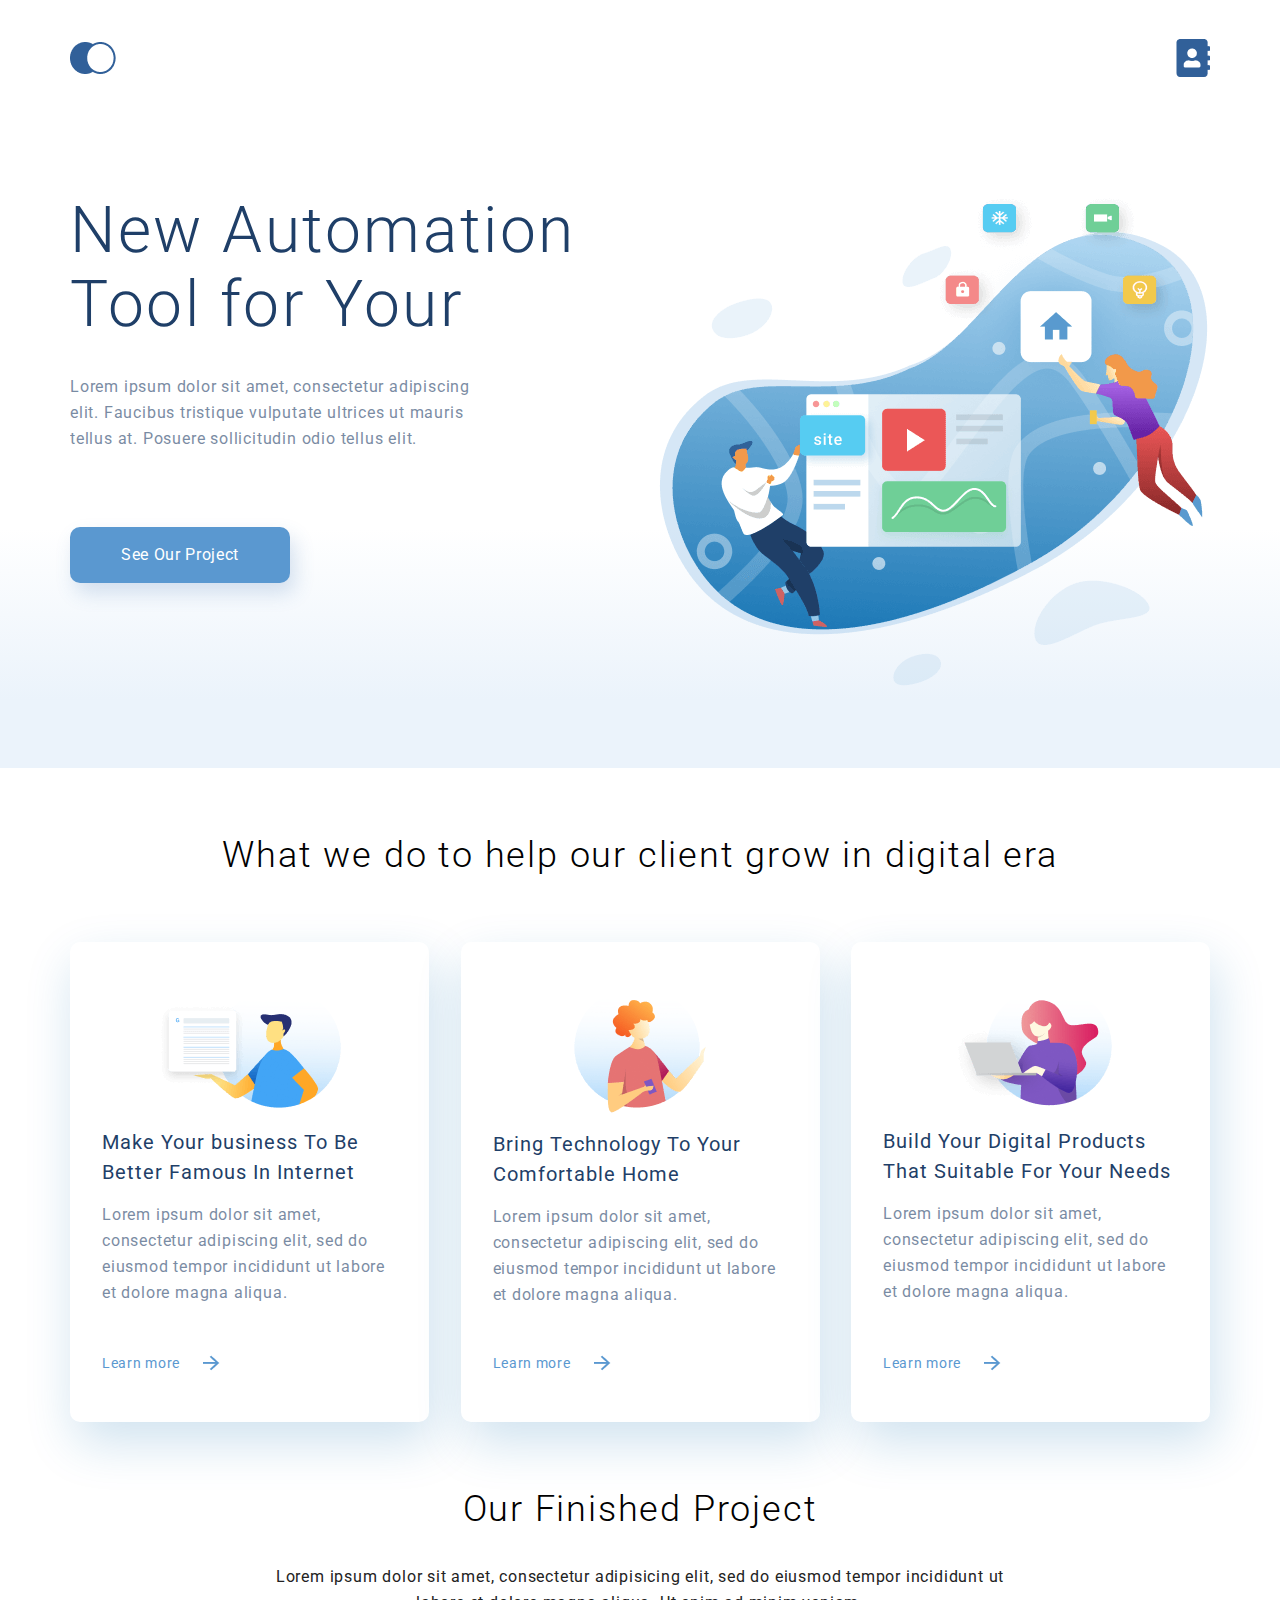
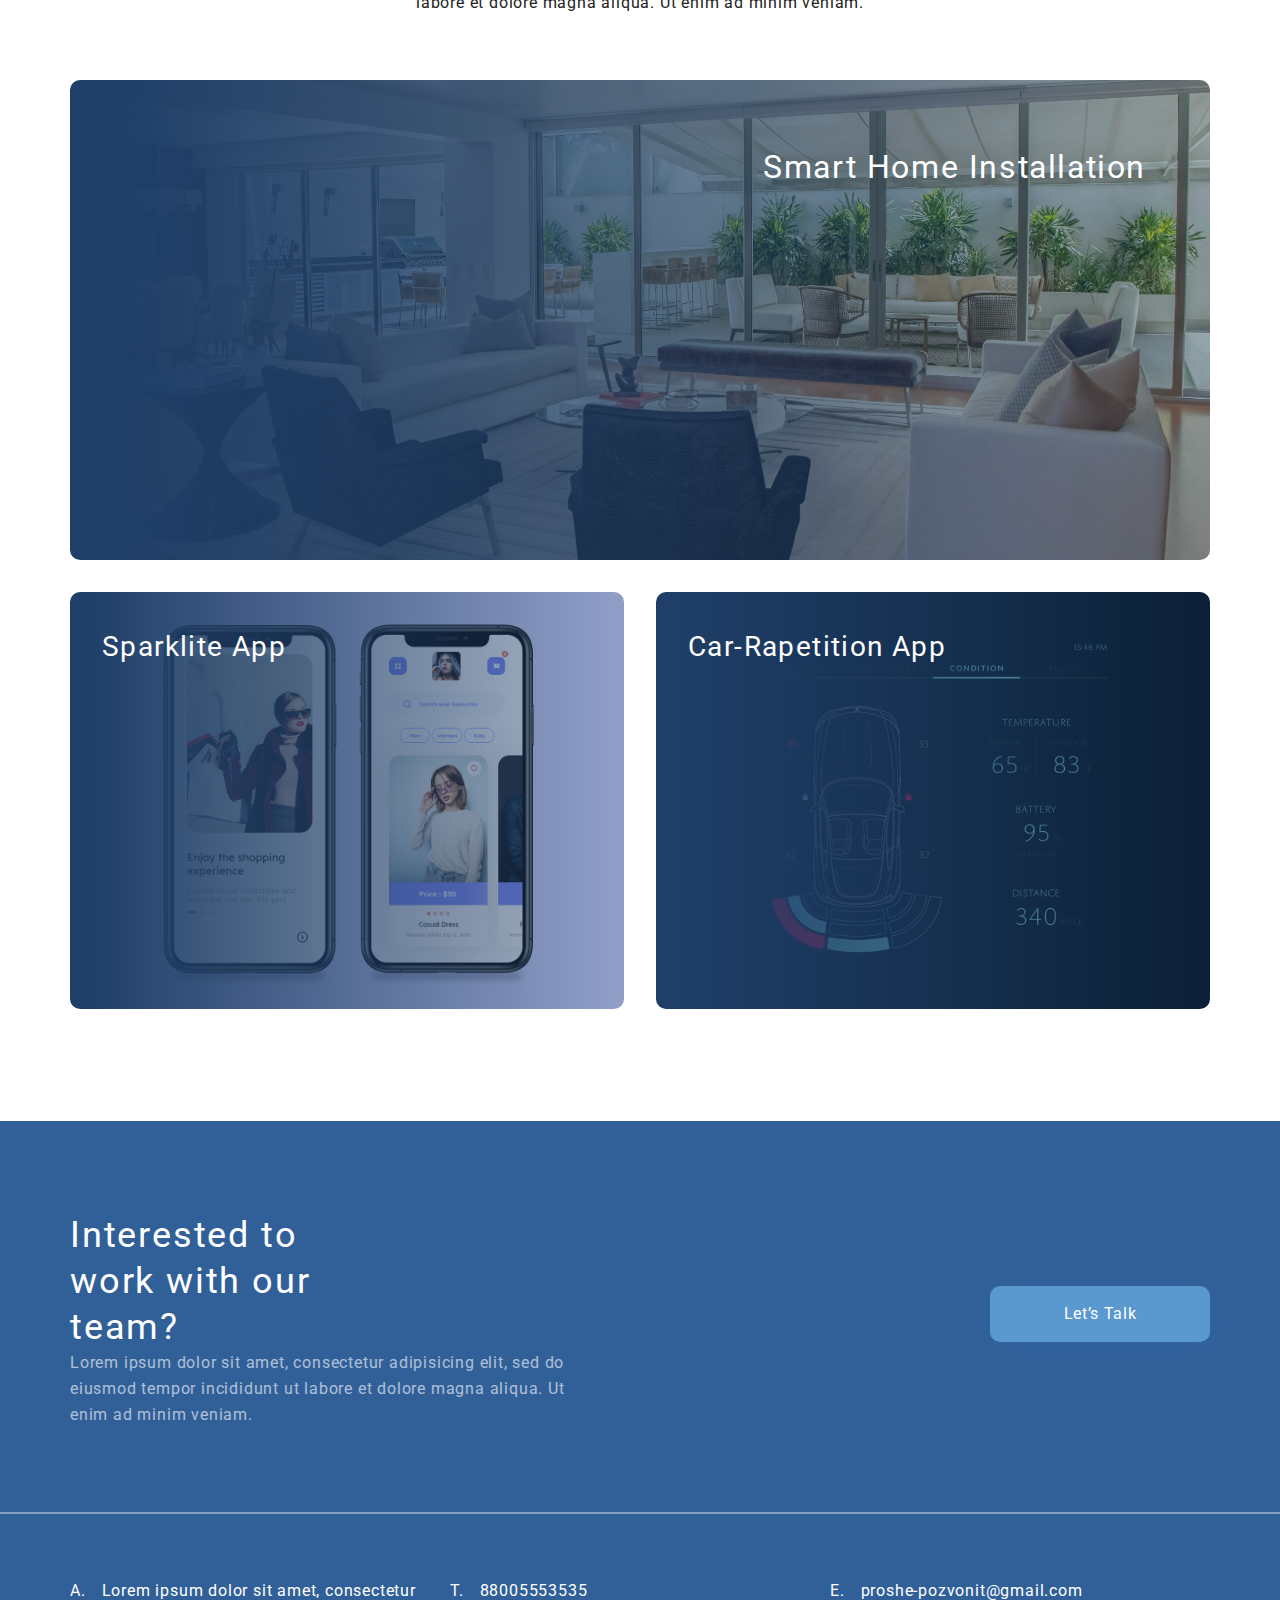
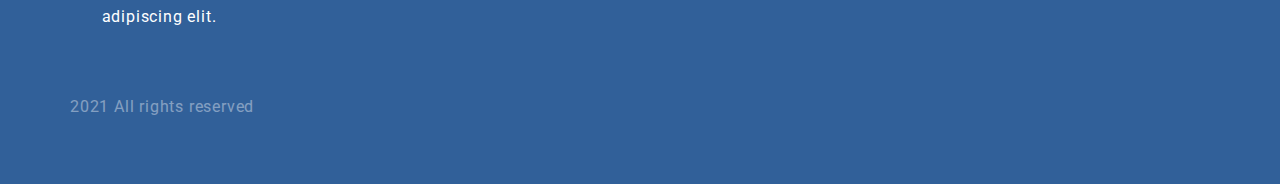
<file: index.html>
<!DOCTYPE html>
<html lang="zxx">

<head>
    <meta charset="UTF-8">
    <meta http-equiv="X-UA-Compatible" content="IE=edge">
    <meta name="viewport" content="width=device-width, initial-scale=1.0">
    <link rel="stylesheet" href="style.css">
    <title>Document</title>
</head>

<body>
    <div class="home-page">
        <div class="top">
            <div class="top__content container">
                <div class="menu">
                    <a href="index.html"><img src="home-pic.png" alt="navigation button home page"></a>
                    <a href="contacts.html"><img src="contacts-pic.png" alt="navigation button contacts page"></a>
                </div>
                <div class="top-container">
                    <div class="top__info">
                        <div class="info__text">
                            <p class="title">New Automation Tool for Your</p>
                            <p class="text">Lorem ipsum dolor sit amet, consectetur adipiscing elit. Faucibus tristique
                                vulputate ultrices ut mauris tellus at. Posuere sollicitudin odio tellus elit.</p>
                        </div>
                        <button type="button" class="button-see-project button">See Our Project</button>
                    </div>
                    <img src="home-page-pic.png" alt="pictire man and woman">
                </div>
            </div>
        </div>
        <div class="content container">
            <div class="what-we-do">
                <h3 class="what-we-do__title">What we do to help our client grow in digital era</h3>
                <div class="cards">
                    <div class="card">
                        <img src="card-pic-1.png" alt="card icon">
                        <div class="card__text">
                            <h4 class="card__title">Make Your business To Be Better Famous In Internet</h4>
                            <p class="card__description">Lorem ipsum dolor sit amet, consectetur adipiscing elit, sed do
                                eiusmod tempor
                                incididunt ut labore et dolore magna aliqua. </p>
                        </div>
                        <div class="card-container">
                            <a href="#">
                                <div class="learn-more">
                                    <p>Learn more</p><img src="arrow.png" alt="arrow icon">
                                </div>
                            </a>
                        </div>
                    </div>
                    <div class="card">
                        <img src="card-pic-2.png" alt="card icon">
                        <div class="card__text">
                            <h4 class="card__title">Bring Technology To Your Comfortable Home</h4>
                            <p class="card__description">Lorem ipsum dolor sit amet, consectetur adipiscing elit, sed do
                                eiusmod tempor
                                incididunt ut labore et dolore magna aliqua. </p>
                        </div>
                        <div class="card-container">
                            <a href="#">
                                <div class="learn-more">
                                    <p>Learn more</p><img src="arrow.png" alt="arrow icon">
                                </div>
                            </a>
                        </div>

                    </div>
                    <div class="card">
                        <img src="card-pic-3.png" alt="card icon">
                        <div class="card__text">
                            <h4 class="card__title">Build Your Digital Products That Suitable For Your Needs</h4>
                            <p class="card__description">Lorem ipsum dolor sit amet, consectetur adipiscing elit, sed do
                                eiusmod tempor
                                incididunt ut labore et dolore magna aliqua. </p>
                        </div>
                        <div class="card-container">
                            <a href="#">
                                <div class="learn-more">
                                    <p>Learn more</p><img src="arrow.png" alt="arrow icon">
                                </div>
                            </a>
                        </div>
                    </div>
                </div>
            </div>
            <div class="our-finished">
                <h3 class="our-finished__title">Our Finished Project</h3>
                <p class="our-finished__description">Lorem ipsum dolor sit amet, consectetur adipisicing elit, sed do
                    eiusmod tempor incididunt ut labore et dolore magna aliqua. Ut enim ad minim veniam.</p>

                <div class="smart-home">
                    <p class="project-title">Smart Home Installation</p>
                </div>
                <div class="apps">
                    <div class="sparklite">
                        <p class="project-title">Sparklite App</p>
                    </div>
                    <div class="car-rapetition">
                        <p class="project-title">Car-Rapetition App</p>
                    </div>
                </div>
            </div>

        </div>

        <div class="footer">
            <div class="lets-talk container">
                <div class="interested">
                    <h3 class="interested__title">Interested to work with our team?</h3>
                    <p class="interested__description">Lorem ipsum dolor sit amet, consectetur adipisicing elit, sed
                        do eiusmod tempor incididunt ut labore et dolore magna aliqua. Ut enim ad minim veniam.</p>
                </div>
                <button type="button" class="lets-talk-button button">Let’s Talk</button>
            </div>
            <hr>
            <div class="contacts container">
                <ol class="contacts__list">
                    <li>Lorem ipsum dolor sit amet, consectetur adipiscing elit.</li>
                    <li>88005553535</li>
                    <li>proshe-pozvonit@gmail.com</li>
                </ol>
                <div class="coopyright">
                    <p>2021 All rights reserved</p>
                </div>
            </div>
        </div>
    </div>
</body>

</html>
</file>
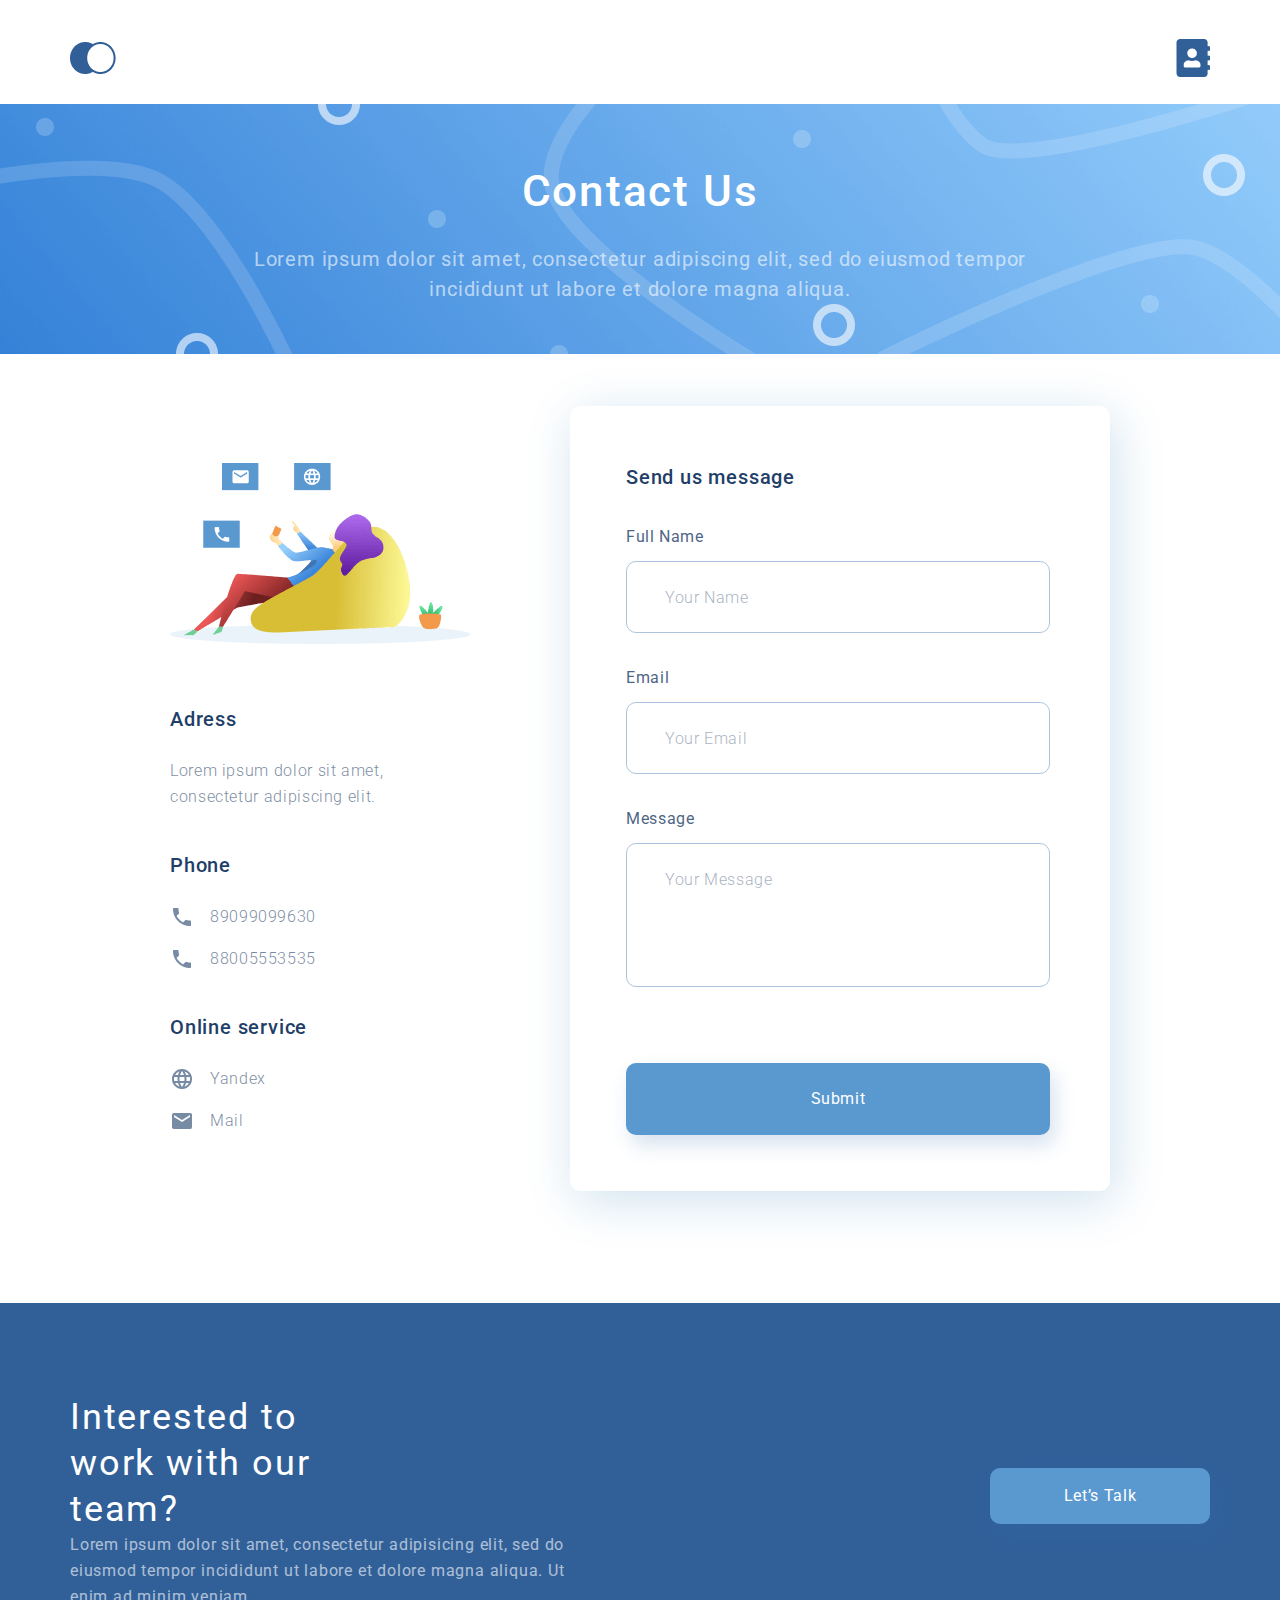
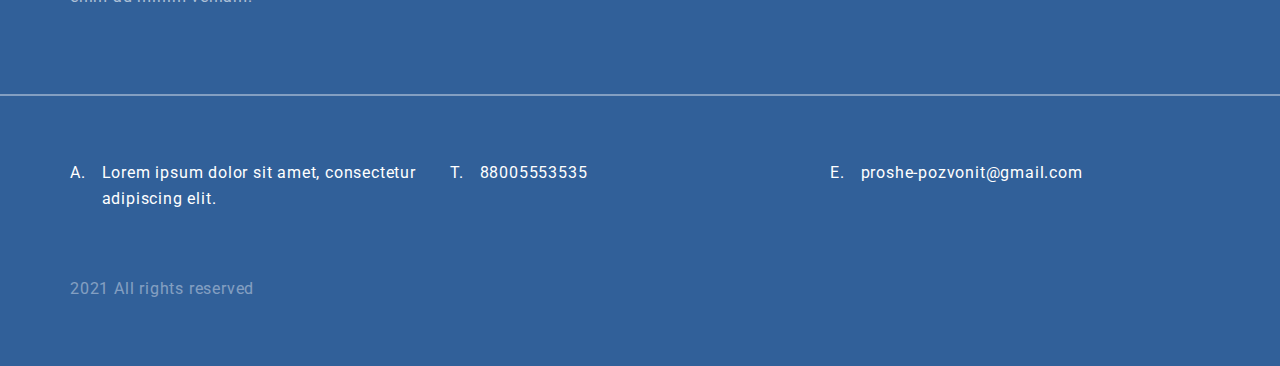
<file: contacts.html>
<!DOCTYPE html>
<html lang="zxx">

<head>
    <meta charset="UTF-8">
    <meta http-equiv="X-UA-Compatible" content="IE=edge">
    <meta name="viewport" content="width=device-width, initial-scale=1.0">
    <link rel="stylesheet" href="style.css">
    <title>Document</title>
</head>

<body>
    <div class="contacts-page">
        <div class="menu-container container">
            <div class="menu">
                <a href="index.html"><img src="home-pic.png" alt="navigation button home page"></a>
                <a href="contacts.html"><img src="contacts-pic.png" alt="navigation button contacts page"></a>
            </div>
        </div>
        <div class="contact-us">
            <h2 class="contact-us__title">Contact Us</h2>
            <p class="contact-us__description">Lorem ipsum dolor sit amet, consectetur adipiscing elit, sed do eiusmod
                tempor
                incididunt ut labore et dolore magna aliqua.</p>
        </div>
        <div class="content-contacts">
            <div class="contacts-form">
                <div class="form__contacts">
                    <img src="contact-pic.png" alt="picture woman" class="contacts-pic">
                    <h4 class="form__title">Adress</h4>
                    <p class="form__description">Lorem ipsum dolor sit amet, consectetur adipiscing elit.</p>
                    <h4 class="form__title">Phone</h4>
                    <div class="form__description">
                        <div class="list-container"><img src="phone-ic.png" alt="phone icon">
                            <p>89099099630</p>
                        </div>
                        <div class="list-container"><img src="phone-ic.png" alt="phone icon">
                            <p>88005553535</p>
                        </div>
                    </div>
                    <h4 class="form__title">Online service</h4>
                    <div class="form__description">
                        <div class="list-container"><img src="internet-ic.png" alt="internet icon">
                            <p><a href="https://yandex.ru/">Yandex</a></p>
                        </div>
                        <div class="list-container"><img src="email-ic.png" alt="email icon">
                            <p><a href="https://mail.yandex.ru/?uid=705506969#inbox">Mail</a></p>
                        </div>
                    </div>
                </div>
                <div class="form__send-message">
                    <form action="#" class="contacts-form__form">
                        <h4 class="send-message__title">Send us message</h4>
                        <p class="send-message__input">Full Name</p>
                        <input class="input" type="text" placeholder="Your Name">
                        <p class="send-message__input">Email</p>
                        <input class="input" type="text" placeholder="Your Email">
                        <p class="send-message__input">Message</p>
                        <textarea class="input textarea" placeholder="Your Message"></textarea>
                        <button class="button" type="button">Submit</button>
                    </form>
                </div>
            </div>
            <div class="map">
                <script type="text/javascript" charset="utf-8" async
                    src="https://api-maps.yandex.ru/services/constructor/1.0/js/?um=constructor%3Ab45e94eccefc5ea322c06adab54d4f36e77d81995dda631c343ce14ffc713cf5&amp;width=940&amp;height=480&amp;lang=ru_RU&amp;scroll=true"></script>
            </div>
        </div>
        <div class="footer">
            <div class="lets-talk container">
                <div class="interested">
                    <h3 class="interested__title">Interested to work with our team?</h3>
                    <p class="interested__description">Lorem ipsum dolor sit amet, consectetur adipisicing elit, sed
                        do eiusmod tempor incididunt ut labore et dolore magna aliqua. Ut enim ad minim veniam.</p>
                </div>
                <button type="button" class="lets-talk-button button">Let’s Talk</button>
            </div>
            <hr>
            <div class="contacts container">
                <ol class="contacts__list">
                    <li>Lorem ipsum dolor sit amet, consectetur adipiscing elit.</li>
                    <li>88005553535</li>
                    <li>proshe-pozvonit@gmail.com</li>
                </ol>
                <div class="coopyright">
                    <p>2021 All rights reserved</p>
                </div>
            </div>
        </div>
    </div>
</body>

</html>
</file>
<file: style.css>
@import url('https://fonts.googleapis.com/css2?family=Roboto:ital,wght@0,100;0,300;0,400;0,500;0,700;0,900;1,100;1,300;1,400;1,500;1,700;1,900&display=swap');

* {
    margin: 0;
    padding: 0;
    font-family: 'Roboto', sans-serif;
    font-style: normal;
    box-sizing: border-box;
}

a,
a:visited {
    text-decoration: none;
    color: inherit;

}

.top {
    width: 100%;
    height: 768px;
    background: linear-gradient(0deg, #EBF3FB 8.84%, rgba(152, 195, 232, 0) 31.12%);
}

.title {
    font-style: normal;
    font-weight: 300;
    font-size: 64px;
    line-height: 74px;
    letter-spacing: 0.04em;
    color: #1F3F68;
    width: 506px;
}

.top__info .text {
    font-weight: 400;
    font-size: 16px;
    line-height: 26px;
    letter-spacing: 0.05em;
    color: #1F3F68;
    opacity: 0.6;
    width: 425px;
}

.button {
    width: 220px;
    height: 56px;
    background: #5A98D0;
    box-shadow: 5px 10px 20px rgba(53, 110, 173, 0.2);
    border-radius: 10px;
    border: none;
    font-weight: 400;
    font-size: 16px;
    line-height: 26px;
    text-align: center;
    letter-spacing: 0.04em;
    color: #FFFFFF;
    cursor: pointer;
}

.button:hover {
    background-color: #74b1e6;
}

.what-we-do__title {
    font-weight: 300;
    font-size: 36px;
    line-height: 46px;
    text-align: center;
    letter-spacing: 0.05em;
    color: #000000;
    margin-bottom: 64px;
}

.card__title {
    font-weight: 400;
    font-size: 20px;
    line-height: 30px;
    letter-spacing: 0.05em;
    color: #1F3F68;
    margin-bottom: 15px;
}

.card__description {
    font-weight: 400;
    font-size: 16px;
    line-height: 26px;
    letter-spacing: 0.05em;
    color: #1F3F68;
    opacity: 0.6;
}

.learn-more {
    font-weight: 400;
    font-size: 14px;
    line-height: 30px;
    letter-spacing: 0.05em;
    color: #5A98D0;
    display: flex;
    justify-content: space-between;
    align-items: center;
    align-self: flex-end;
    width: 122px;
    margin-top: 24px;
}

.card {
    background: #FFFFFF;
    box-shadow: 5px 20px 50px rgba(16, 112, 177, 0.2);
    border-radius: 10px;
    width: 359px;
    height: 480px;
    padding: 44px 32px;
    display: flex;
    flex-direction: column;
    justify-content: space-between;
    align-items: center;
}

.our-finished__title {
    font-weight: 300;
    font-size: 36px;
    line-height: 46px;
    text-align: center;
    letter-spacing: 0.05em;
    color: #000000;
}

.our-finished__description {
    font-weight: 400;
    font-size: 16px;
    line-height: 26px;
    text-align: center;
    letter-spacing: 0.05em;
    color: #222222;
    width: 750px;
    margin: 32px auto 64px auto;
}

.smart-home {
    background-image: linear-gradient(89.99deg, #1F3F68 3.62%, rgba(31, 63, 104, 0.37) 97.78%), url(smart-home-pic.png);
    background-position: center center;
    background-size: cover;
    width: 1140px;
    height: 480px;
    border-radius: 10px;
    padding: 64px;
    display: flex;
    justify-content: flex-end;
    margin-bottom: 32px;
}

.sparklite,
.car-rapetition {
    background-position: center center;
    background-size: cover;
    width: 554px;
    height: 417px;
    border-radius: 10px;
    padding: 32px;
}

.sparklite {
    background-image: linear-gradient(89.99deg, #1F3F68 3.62%, rgba(31, 63, 104, 0.37) 97.78%), url(sparklite-pic.png);
}

.car-rapetition {
    background-image: linear-gradient(89.99deg, #1F3F68 3.62%, rgba(31, 63, 104, 0.37) 97.78%), url(car-rapetetion-pic.png);
}

.project-title {
    font-weight: 400;
    font-size: 28px;
    line-height: 46px;
    letter-spacing: 0.05em;
    color: #FFFFFF;
}

.smart-home .project-title {
    font-size: 32px;
}

.footer {
    background: #316099;
    margin-top: 112px;
}

.footer hr {
    opacity: 0.4;
    border: 1px solid #FFFFFF;
}

.interested__title {
    font-weight: 400;
    font-size: 36px;
    line-height: 46px;
    letter-spacing: 0.05em;
    color: #FFFFFF;
}

.interested__description {
    font-weight: 400;
    font-size: 16px;
    line-height: 26px;
    letter-spacing: 0.05em;
    color: #FFFFFF;
    opacity: 0.6;
}

.contacts__list {
    font-weight: 400;
    font-size: 16px;
    line-height: 26px;
    letter-spacing: 0.05em;
    color: #FFFFFF;
    display: flex;
    margin-bottom: 64px;
}

.contacts__list li {
    flex-grow: 1;
    flex-basis: 33.333%;
    margin-right: 32px;
    list-style-type: none;
    display: flex;
}

.contacts__list li:first-child::before {
    content: 'A.';
    display: block;
    margin-right: 16px;
}

.contacts__list li:nth-child(2)::before {
    content: 'T.';
    display: block;
    margin-right: 16px;
}

.contacts__list li:nth-child(3)::before {
    content: 'E.';
    display: block;
    margin-right: 16px;
}

.coopyright {
    font-weight: 400;
    font-size: 16px;
    line-height: 26px;
    letter-spacing: 0.05em;
    color: #FFFFFF;
    opacity: 0.4;
}

.container {
    width: 1140px;
    margin: 0 auto;
}

.menu {
    display: flex;
    flex-direction: row;
    justify-content: space-between;
    align-items: center;
    margin: 34px 0 18px 0;
}

.top-container {
    display: flex;
    flex-direction: row;
    justify-content: space-between;
    padding-top: 90px;
}

.top__info {
    height: 389px;
    display: flex;
    flex-direction: column;
    justify-content: space-between;
}

.info__text {
    height: 258px;
    display: flex;
    flex-direction: column;
    justify-content: space-between;
}

.what-we-do {
    margin: 64px 0;
}

.cards {
    display: flex;
    flex-direction: row;
    justify-content: space-between;
}

.apps {
    display: flex;
    justify-content: space-between;
}

/* .our-finished {
    margin-bottom: 112px;
} */

.lets-talk {
    padding: 91px 0 96px 0;
    display: flex;
    justify-content: space-between;
    align-items: center;
}

.interested {
    display: flex;
    flex-direction: column;
    justify-content: space-between;
    height: 204px;
}

.interested__title {
    width: 322px;
}

.interested__description {
    width: 495px;
}

.contacts {
    padding: 64px 0;
    box-sizing: content-box;
    display: flex;
    flex-direction: column;
    justify-content: space-between;
}

.content-contacts {
    width: 940px;
    margin: 0 auto;
    padding-top: 52px;
}

.contact-us {
    background-image: url(contact-us-pic.png);
    background-position: center center;
    background-size: cover;
    padding: 50px 0;
    display: flex;
    flex-direction: column;
    align-items: center;
    justify-content: space-between;
    height: 250px;
}

.contact-us__title {
    font-weight: 500;
    font-size: 44px;
    line-height: 74px;
    text-align: center;
    letter-spacing: 0.04em;
    color: #FFFFFF;
}

.contact-us__description {
    font-weight: 400;
    font-size: 20px;
    line-height: 30px;
    text-align: center;
    letter-spacing: 0.04em;
    color: rgba(255, 255, 255, 0.6);
    width: 780px;
}

.contacts-form {
    display: flex;
    align-items: center;
    justify-content: space-between;
}

.map {
    margin-top: 100px;
}

.form__contacts {
    width: 301px;
}

.form__title {
    font-weight: 500;
    font-size: 20px;
    line-height: 30px;
    letter-spacing: 0.04em;
    color: #1F3F68;
    margin: 40px 0 24px 0;
}

.form__description {
    font-weight: 300;
    font-size: 16px;
    line-height: 26px;
    letter-spacing: 0.04em;
    color: #1F3F68;
    opacity: 0.6;
    display: flex;
    flex-direction: column;

}

.form__description .list-container:not(:last-child) {
    margin-bottom: 16px;
}

.form__contacts .form__description {
    list-style-image: url('phone-ic.png');
}

.list-container {
    display: flex;
    align-items: center;
}

.list-container img {
    padding-right: 16px;
}

.contacts-pic {
    padding-bottom: 16px;
}

.card-container {
    width: 100%;
}

.form__send-message {
    background: #FFFFFF;
    box-shadow: 5px 10px 50px rgba(16, 112, 177, 0.2);
    border-radius: 10px;
    padding: 56px;
    width: 540px;
}

.send-message__title {
    font-weight: 500;
    font-size: 20px;
    line-height: 30px;
    letter-spacing: 0.04em;
    color: #1F3F68;
}

.send-message__input {
    font-weight: 400;
    font-size: 16px;
    line-height: 30px;
    letter-spacing: 0.04em;
    color: #1F3F68;
    opacity: 0.8;
    padding: 30px 0 9px 0;
}

.input {
    opacity: 0.4;
    border: 1px solid #356EAD;
    box-sizing: border-box;
    border-radius: 10px;
    width: 424px;
    height: 72px;
    padding: 21px 38px;
    font-weight: 300;
    font-size: 16px;
}

.textarea {
    height: 144px;
    resize: none;
}

.input::placeholder {
    font-weight: 300;
    font-size: 16px;
    line-height: 30px;
    letter-spacing: 0.04em;
    color: #1F3F68;
}

.contacts-form__form button {
    margin-top: 72px;
    width: 424px;
    height: 72px;
}

.home-page {
    display: grid;
    grid-template-rows: 0fr 1fr 0fr;
}


@media screen and (max-width: 1204px) {

    .top-container img {
        width: 336px;
        height: 292px;
        position: relative;
        top: 180px;
        right: 130px;
    }

    .container {
        width: 704px;
    }

    .menu {
        margin-top: 0px;
        padding-top: 47px;
    }

    .cards {
        flex-direction: column;
        align-items: center;
    }

    .card {
        padding: 41px 30px;
        width: 336px;
        height: 451px;
    }

    .learn-more {
        margin-top: 0px;
    }

    .cards .card:not(:last-child) {
        margin-bottom: 32px;
    }

    .what-we-do {
        margin-bottom: 127px;
    }

    .our-finished__description {
        width: 520px;
    }

    .smart-home {
        width: 704px;
        height: 296px;
    }

    .sparklite,
    .car-rapetition {
        width: 336px;
        height: 253px;
    }

    .lets-talk {
        padding: 47px 0 64px 0;
    }

    .interested__description {
        width: 410px;
    }

    .contacts__list {
        flex-direction: column;
    }

    .contacts__list li {
        margin-bottom: 20px;
    }

    /* .contacts__list li:nth-child(1)::before,
    .contacts__list li:nth-child(2)::before,
    .contacts__list li:nth-child(3)::before {
        margin-right: 45px;
    } */
}

@media screen and (max-width: 767px) {

    .container {
        width: 375px;
    }

    .top {
        height: 376px;
    }

    .top__info {
        height: 243px;
        align-items: center;
    }

    .button {
        width: 108px;
        height: 27px;
        font-size: 12px;
    }

    .top-container img {
        display: none;
    }

    .top-container {
        justify-content: center;
        padding-top: 10px;
    }

    .menu {
        padding-top: 16px;
    }

    .title {
        font-size: 32px;
        line-height: 38px;
        text-align: center;
    }

    .info__text .text {
        text-align: center;
        width: 343px;
    }

    .title {
        width: 326px;
    }

    .info__text {
        height: 184px;
        align-items: center;
    }

    .what-we-do__title {
        font-size: 24px;
        line-height: 28px;
        margin-bottom: 32px;
    }

    .what-we-do {
        margin: 48px 0 64px 0;
    }

    .our-finished__title,
    .interested__title {
        font-size: 24px;
        line-height: 28px;
        text-align: center;
    }

    .our-finished__description {
        width: 343px;
        margin-bottom: 82px;
    }

    .smart-home {
        width: 343px;
        height: 144px;
        padding: 16px;
        margin: 0 auto;
    }

    .smart-home .project-title {
        font-size: 16px;
        line-height: 19px;
    }

    .project-title {
        font-size: 16px;
        line-height: 19px;
    }

    .apps {
        flex-direction: column;
        align-items: center;
        margin-top: 16px;
    }

    .sparklite,
    .car-rapetition {
        width: 343px;
    }

    .sparklite {
        margin-bottom: 16px;
    }

    .interested__title {
        width: 270px;
    }

    .interested__description {
        width: 343px;
        text-align: center;
    }

    .lets-talk {
        flex-direction: column;
        padding: 18px 0 40px 0;
    }

    .lets-talk button {
        margin-top: 40px;
    }

    .interested {
        align-items: center;
        height: 180px;
    }

    .coopyright {
        text-align: center;
    }

    .contacts__list {
        margin-bottom: 32px;
    }

    .contacts {
        padding: 32px 16px;
        box-sizing: border-box;
    }

    .menu {
        padding: 16px;
        margin: 0;
    }
}
</file>
